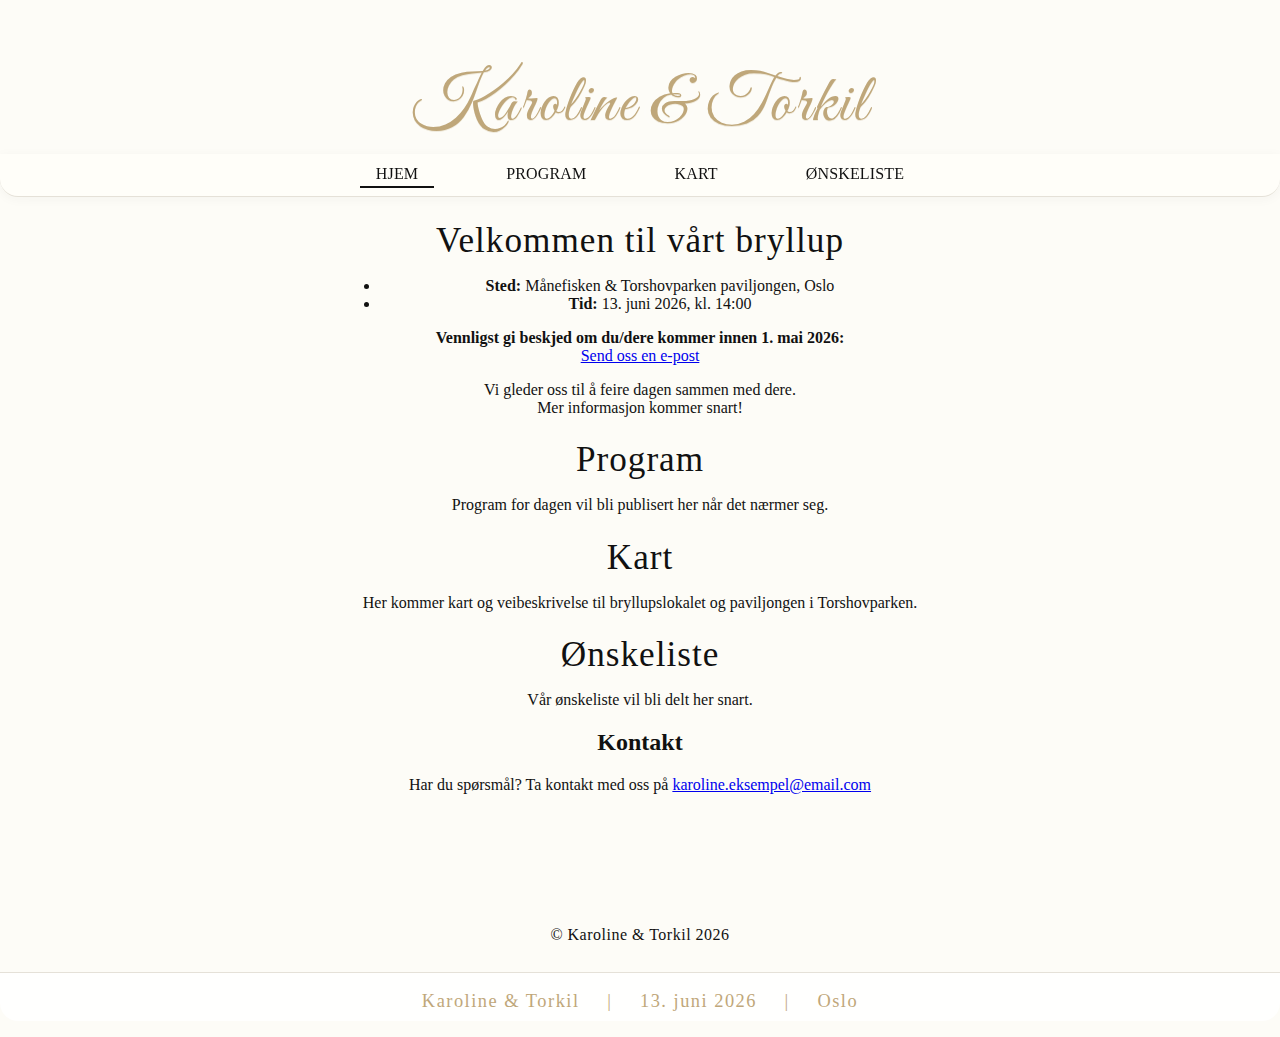
<file: index.html>
<!DOCTYPE html>
<html lang="no">
<head>
  <meta charset="UTF-8" />
  <title>Karoline & Torkil</title>
  <meta name="viewport" content="width=device-width, initial-scale=1" />
  <meta name="description" content="Bryllupet til Karoline & Torkil – 13. juni 2026 på Månefisken og Torshovparken paviljongen. Praktisk info, program, ønskeliste og RSVP." />
  <link href="https://fonts.googleapis.com/css2?family=Great+Vibes&display=swap" rel="stylesheet">
  <link rel="stylesheet" href="style.css">
</head>
<body>
  <div class="header-names">Karoline & Torkil</div>
  <nav>
    <a href="index.html" class="active">Hjem</a>
    <a href="program.html">Program</a>
    <a href="kart.html">Kart</a>
    <a href="onskeliste.html">Ønskeliste</a>
  </nav>

  <main>
    <section id="hjem" class="content-section active">
      <h1>Velkommen til vårt bryllup</h1>
      <div class="date">Vi gifter oss 13. juni 2026 💍</div>
      <ul class="info-list">
        <li><strong>Sted:</strong> Månefisken & Torshovparken paviljongen, Oslo</li>
        <li><strong>Tid:</strong> 13. juni 2026, kl. 14:00</li>
      </ul>
      <div class="rsvp">
        <strong>Vennligst gi beskjed om du/dere kommer innen 1. mai 2026:</strong><br>
        <a href="mailto:karoline.eksempel@email.com?subject=RSVP%20Bryllup">Send oss en e-post</a>
      </div>
      <p>Vi gleder oss til å feire dagen sammen med dere.<br>Mer informasjon kommer snart!</p>
    </section>
    <section id="program" class="content-section">
      <h1>Program</h1>
      <p>Program for dagen vil bli publisert her når det nærmer seg.</p>
    </section>
    <section id="kart" class="content-section">
      <h1>Kart</h1>
      <p>Her kommer kart og veibeskrivelse til bryllupslokalet og paviljongen i Torshovparken.</p>
    </section>
    <section id="onskeliste" class="content-section">
      <h1>Ønskeliste</h1>
      <p>Vår ønskeliste vil bli delt her snart.</p>
    </section>
    <section>
      <h2>Kontakt</h2>
      <p>Har du spørsmål? Ta kontakt med oss på <a href="mailto:karoline.eksempel@email.com">karoline.eksempel@email.com</a></p>
    </section>
  </main>

  <footer>
    © Karoline & Torkil 2026
    <div class="bottom-banner">
      <span>Karoline & Torkil</span>
      <span class="banner-divider">|</span>
      <span>13. juni 2026</span>
      <span class="banner-divider">|</span>
      <span>Oslo</span>
    </div>
  </footer>

  <script>
    // JavaScript for section switching removed since navigation is now via separate pages
  </script>

</body>
</html>
</file>
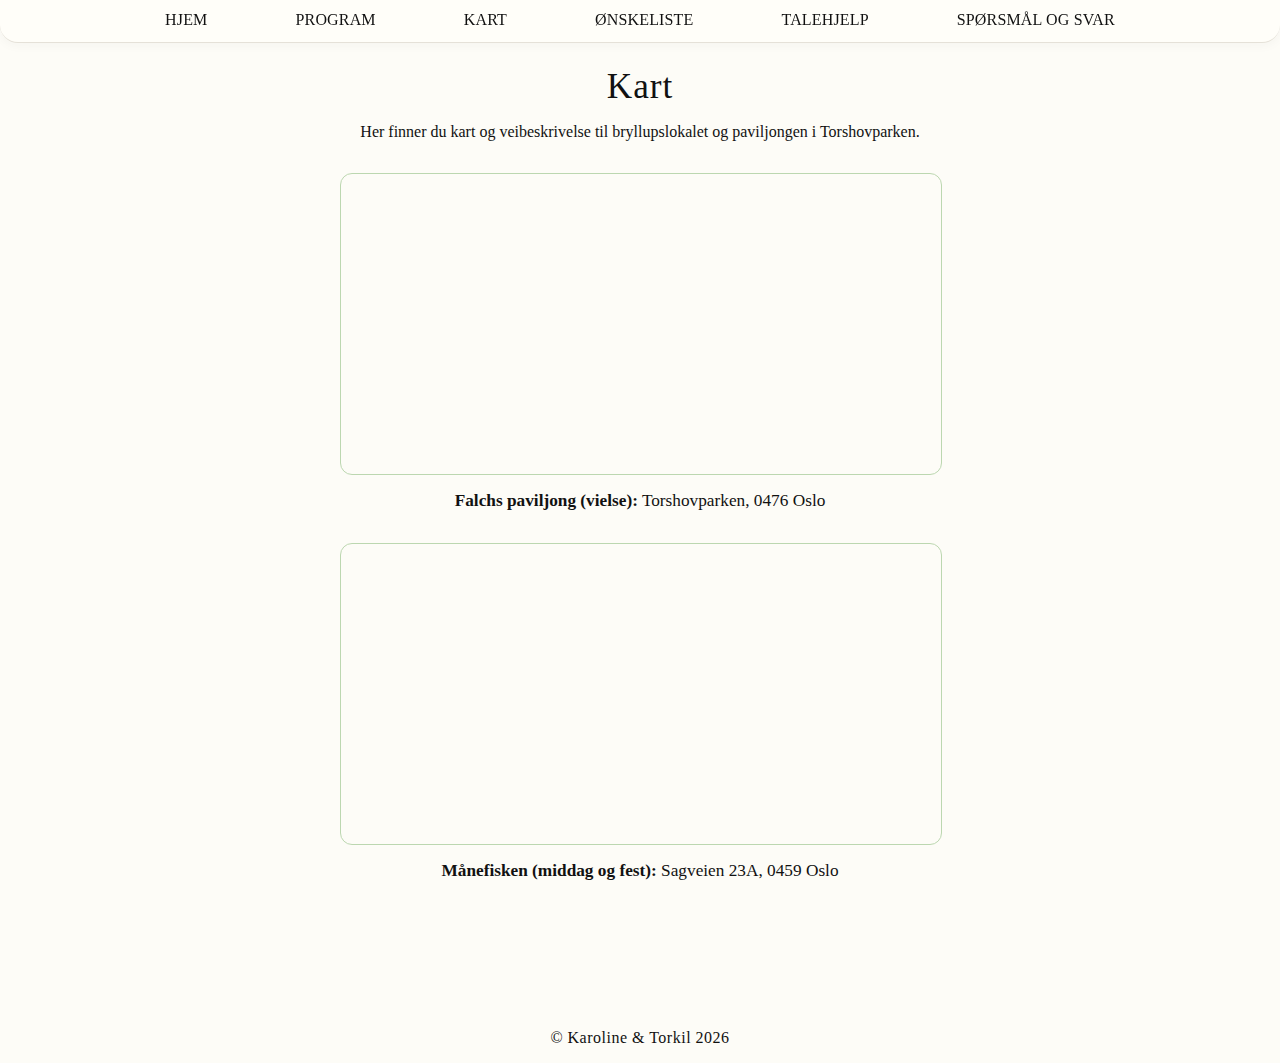
<file: kart.html>
<!DOCTYPE html>
<html lang="no">
<head>
  <meta charset="UTF-8" />
  <title>Karoline & Torkil – Kart</title>
  <link href="https://fonts.googleapis.com/css2?family=Great+Vibes&display=swap" rel="stylesheet">
  <link rel="stylesheet" href="style.css">
</head>
<body>
  <nav>
    <a href="index.html">Hjem</a>
    <a href="program.html">Program</a>
    <a href="kart.html">Kart</a>
    <a href="onskeliste.html">Ønskeliste</a>
    <a href="talehjelp.html">Talehjelp</a>
    <a href="sporsmal.html">Spørsmål og svar</a>
  </nav>
  <main>
    <h1>Kart</h1>
    <p>Her finner du kart og veibeskrivelse til bryllupslokalet og paviljongen i Torshovparken.</p>
    <div style="margin: 2em 0;">
      <iframe src="https://www.google.com/maps?q=Falchs+Paviljong+Torshovparken+Oslo&z=15&output=embed" width="100%" height="300" style="border-radius: 12px; border: 1px solid #bcd7b0;"></iframe>
      <div style="margin-top: 0.7em; font-size: 1.08em; text-align: center;"><strong>Falchs paviljong (vielse):</strong> Torshovparken, 0476 Oslo</div>
    </div>
    <div style="margin: 2em 0;">
      <iframe src="https://www.google.com/maps?q=Månefisken+Sagveien+23A+Oslo&output=embed" width="100%" height="300" style="border-radius: 12px; border: 1px solid #bcd7b0;"></iframe>
      <div style="margin-top: 0.7em; font-size: 1.08em; text-align: center;"><strong>Månefisken (middag og fest):</strong> Sagveien 23A, 0459 Oslo</div>
    </div>
    <ul class="info-list" style="list-style: none; padding-left: 0; display:none;">
      <li><strong>Månefisken:</strong> Sagveien 23A, 0459 Oslo</li>
      <li><strong>Falchs paviljong (vielse):</strong> Torshovparken, 0476 Oslo</li>
    </ul>
  </main>
  <footer>
    © Karoline & Torkil 2026
  </footer>
</body>
</html>
</file>
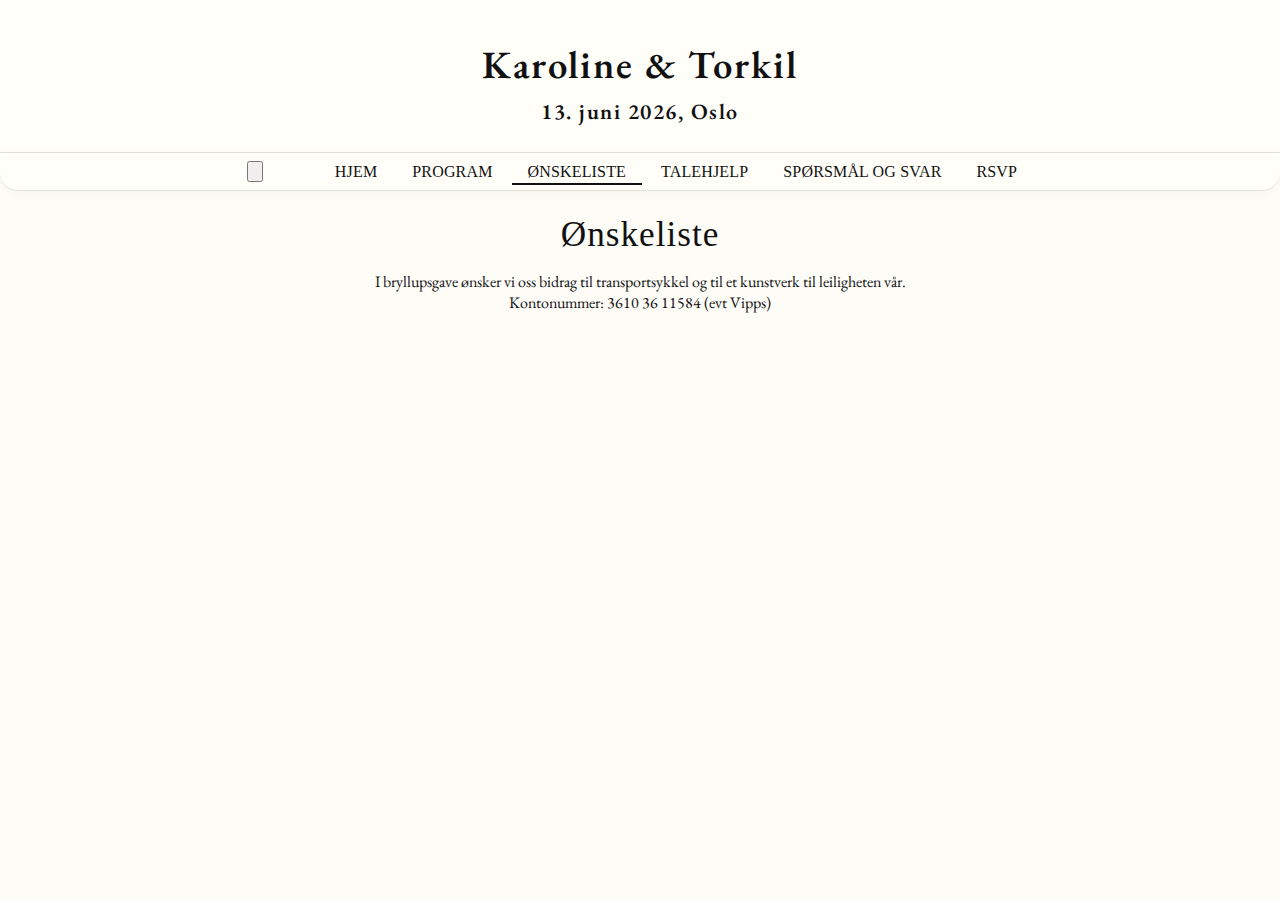
<file: onskeliste.html>
<!DOCTYPE html>
<html lang="no">
<head>
  <meta charset="UTF-8" />
  <title>Karoline & Torkil – Ønskeliste</title>
  <meta name="viewport" content="width=device-width, initial-scale=1" />
  <meta name="description" content="Ønskeliste for bryllupet til Karoline & Torkil – 13. juni 2026. Finn den perfekte gaven til brudeparet." />
  <link href="https://fonts.googleapis.com/css2?family=Great+Vibes&display=swap" rel="stylesheet">
  <link href="https://fonts.googleapis.com/css2?family=EB+Garamond:wght@400;600&display=swap" rel="stylesheet">
  <link rel="stylesheet" href="style.css">
</head>
<body>
  <script src="shared.js"></script>
  <main>
    <h1>Ønskeliste</h1>
    <p>I bryllupsgave ønsker vi oss bidrag til transportsykkel og til et kunstverk til leiligheten vår. Kontonummer: 3610 36 11584 (evt Vipps)</p>
  </main>
</body>
</html>
</file>
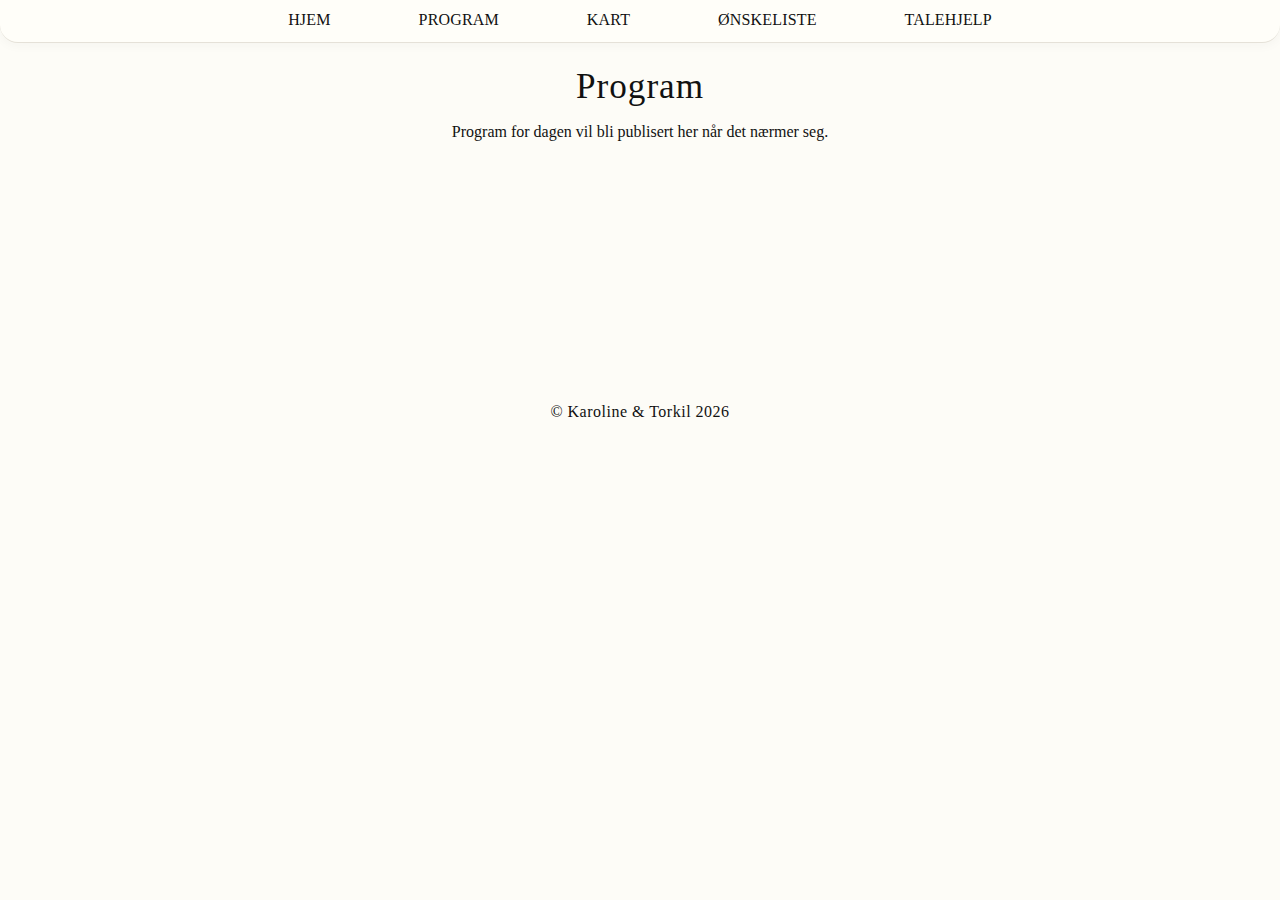
<file: program.html>
<!DOCTYPE html>
<html lang="no">
<head>
  <meta charset="UTF-8" />
  <title>Karoline & Torkil – Program</title>
  <link href="https://fonts.googleapis.com/css2?family=Great+Vibes&display=swap" rel="stylesheet">
  <link rel="stylesheet" href="style.css">
</head>
<body>
  <nav>
    <a href="index.html">Hjem</a>
    <a href="program.html">Program</a>
    <a href="kart.html">Kart</a>
    <a href="onskeliste.html">Ønskeliste</a>
    <a href="talehjelp.html">Talehjelp</a>
  </nav>
  <main>
    <h1>Program</h1>
    <p>Program for dagen vil bli publisert her når det nærmer seg.</p>
  </main>
  <footer>
    © Karoline & Torkil 2026
  </footer>
</body>
</html>
</file>
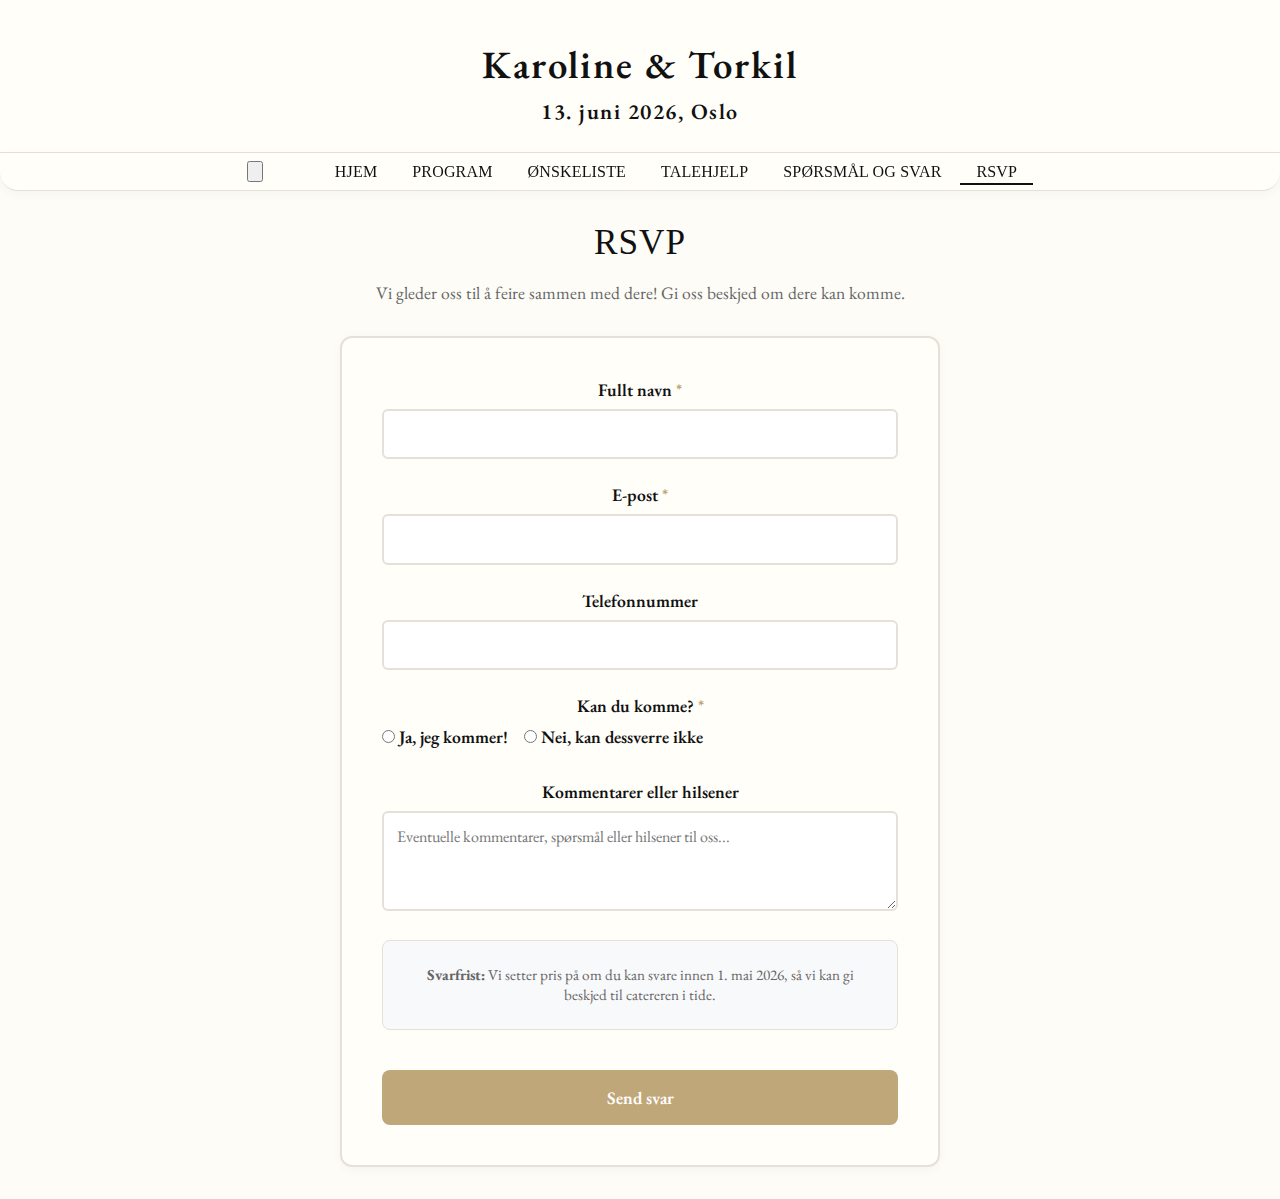
<file: rsvp.html>
<!DOCTYPE html>
<html lang="no">
<head>
  <meta charset="UTF-8" />
  <title>Karoline & Torkil – RSVP</title>
  <meta name="viewport" content="width=device-width, initial-scale=1" />
  <meta name="description" content="RSVP til bryllupet til Karoline & Torkil – 13. juni 2026 på Månefisken og Torshovparken paviljongen." />
  <link rel="icon" type="image/png" href="Paviljong Torshov (1).png">
  <link href="https://fonts.googleapis.com/css2?family=Great+Vibes&display=swap" rel="stylesheet">
  <link href="https://fonts.googleapis.com/css2?family=EB+Garamond:wght@400;600&display=swap" rel="stylesheet">
  <link rel="stylesheet" href="style.css">
  <style>
    .rsvp-container {
      max-width: 600px;
      margin: 2rem auto;
      padding: 0 1.5rem;
      z-index: 2;
    }

    .rsvp-form {
      background: #fffef9;
      border: 2px solid #e5e1d8;
      border-radius: 12px;
      padding: 2.5rem;
      margin: 2rem 0;
      box-shadow: 0 2px 12px rgba(0,0,0,0.04);
      z-index: 2;
      position: relative;
    }

    .form-group {
      margin-bottom: 1.5rem;
    }

    .form-group label {
      display: block;
      margin-bottom: 0.5rem;
      font-weight: 600;
      color: #111;
      font-family: 'EB Garamond', serif;
      font-size: 1.1em;
    }

    .form-group input,
    .form-group select,
    .form-group textarea {
      width: 100%;
      padding: 0.8rem;
      border: 2px solid #e5e1d8;
      border-radius: 6px;
      font-family: 'EB Garamond', serif;
      font-size: 1em;
      background: white;
      box-sizing: border-box;
    }

    .form-group input:focus,
    .form-group select:focus,
    .form-group textarea:focus {
      outline: none;
      border-color: #bfa77a;
      box-shadow: 0 0 0 3px rgba(191, 167, 122, 0.1);
    }

    .form-group textarea {
      resize: vertical;
      min-height: 100px;
    }

    .radio-group {
      display: flex;
      gap: 1rem;
      flex-wrap: wrap;
      margin-top: 0.5rem;
    }

    .radio-option {
      display: flex;
      align-items: center;
      gap: 0.5rem;
      cursor: pointer;
    }

    .radio-option input[type="radio"],
    .radio-option input[type="checkbox"] {
      width: auto;
      margin: 0;
    }

    .submit-btn {
      background: #bfa77a;
      color: white;
      padding: 1rem 2rem;
      border: none;
      border-radius: 8px;
      font-family: 'EB Garamond', serif;
      font-size: 1.1em;
      font-weight: 600;
      cursor: pointer;
      transition: all 0.3s ease;
      width: 100%;
      margin-top: 1rem;
    }

    .submit-btn:hover {
      background: #a8956a;
      transform: translateY(-1px);
      box-shadow: 0 4px 12px rgba(191, 167, 122, 0.3);
    }

    .submit-btn:disabled {
      background: #ccc;
      cursor: not-allowed;
      transform: none;
      box-shadow: none;
    }

    .message {
      padding: 1rem;
      border-radius: 6px;
      margin-bottom: 1rem;
      font-weight: 600;
      text-align: center;
    }

    .message.success {
      background: #d4edda;
      color: #155724;
      border: 1px solid #c3e6cb;
    }

    .message.error {
      background: #f8d7da;
      color: #721c24;
      border: 1px solid #f5c6cb;
    }

    .loading {
      opacity: 0.6;
      pointer-events: none;
    }

    .required {
      color: #bfa77a;
    }

    .info-box {
      background: #f8f9fa;
      border: 1px solid #e5e1d8;
      border-radius: 8px;
      padding: 1.5rem;
      margin: 1.5rem 0;
      font-size: 0.95em;
      color: #666;
    }

    @media (max-width: 768px) {
      .rsvp-container {
        padding: 0 1rem;
      }
      
      .rsvp-form {
        padding: 1.5rem;
        margin: 1rem 0;
      }
      
      .radio-group {
        flex-direction: column;
        gap: 0.8rem;
      }
      
      .form-group input,
      .form-group select,
      .form-group textarea {
        font-size: 16px; /* Prevents zoom on iOS */
      }
      
      .submit-btn {
        font-size: 1.2em;
        padding: 1.2rem 2rem;
      }
    }
    
    @media (max-width: 480px) {
      .rsvp-form {
        padding: 1rem;
      }
      
      .info-box {
        padding: 1rem;
        margin: 1rem 0;
      }
    }
  </style>
</head>
<body>
  <script src="shared.js"></script>

  <div class="rsvp-container">
    <h1 style="text-align: center; color: #111; font-family: 'Georgia', serif; margin-bottom: 1rem;">RSVP</h1>
    <p style="text-align: center; color: #666; font-size: 1.1em; margin-bottom: 2rem;">
      Vi gleder oss til å feire sammen med dere! Gi oss beskjed om dere kan komme.
    </p>

    <div id="messageContainer"></div>

    <form id="rsvpForm" class="rsvp-form">
      <div class="form-group">
        <label for="navn">Fullt navn <span class="required">*</span></label>
        <input type="text" id="navn" name="navn" required>
      </div>

      <div class="form-group">
        <label for="epost">E-post <span class="required">*</span></label>
        <input type="email" id="epost" name="epost" required>
      </div>

      <div class="form-group">
        <label for="telefon">Telefonnummer</label>
        <input type="tel" id="telefon" name="telefon">
      </div>

      <div class="form-group">
        <label>Kan du komme? <span class="required">*</span></label>
        <div class="radio-group">
          <label class="radio-option">
            <input type="radio" name="kommer" value="ja" required>
            <span>Ja, jeg kommer!</span>
          </label>
          <label class="radio-option">
            <input type="radio" name="kommer" value="nei" default="checked" required>
            <span>Nei, kan dessverre ikke</span>
          </label>
        </div>
      </div>

      <div id="attendingFields" style="display: none;">

        <div class="form-group">
          <label for="navnPaFolge">Navn på eventuelle følgesvenner</label>
          <input type="text" id="navnPaFolge" name="navnPaFolge" placeholder="F.eks: Anne Hansen, Per Olsen">
        </div>

        <div class="form-group">
          <label>Hvilke deler av bryllupet kommer du på?</label>
          <div class="radio-group">
            <label class="radio-option">
              <input type="checkbox" name="delerAvBryllup" value="vielse">
              <span>Vielse</span>
            </label>
            <label class="radio-option">
              <input type="checkbox" name="delerAvBryllup" value="middag">
              <span>Middag</span>
            </label>
            <label class="radio-option">
              <input type="checkbox" name="delerAvBryllup" value="fest">
              <span>Fest</span>
            </label>
          </div>
        </div>

        <div class="form-group">
          <label for="allergier">Allergier og matpreferanser</label>
          <textarea id="allergier" name="allergier" placeholder="Fortell oss om eventuelle allergier, vegetarianer, veganer, etc."></textarea>
        </div>
      </div>

      <div class="form-group">
        <label for="kommentarer">Kommentarer eller hilsener</label>
        <textarea id="kommentarer" name="kommentarer" placeholder="Eventuelle kommentarer, spørsmål eller hilsener til oss..."></textarea>
      </div>

      <div class="info-box">
        <strong>Svarfrist:</strong> Vi setter pris på om du kan svare innen 1. mai 2026, så vi kan gi beskjed til catereren i tide.
      </div>

      <button type="submit" class="submit-btn" id="submitBtn">Send svar</button>
    </form>
  </div>


  <script>
    // RSVP Form Handler
    const form = document.getElementById('rsvpForm');
    const submitBtn = document.getElementById('submitBtn');
    const messageContainer = document.getElementById('messageContainer');
    const attendingFields = document.getElementById('attendingFields');
    const kommerRadios = document.querySelectorAll('input[name="kommer"]');

    // Replace this URL with your Google Apps Script Web App URL
    const SCRIPT_URL = 'https://script.google.com/macros/s/AKfycbzBVOImkBuqRMZnE1fT5G6QgQrMEwTkXtzLMzZ5XGjNEr8WMX9ru00Efu0tJKrV812QnA/exec';

    // Show/hide attending fields based on response
    kommerRadios.forEach(radio => {
      radio.addEventListener('change', function() {
        if (this.value === 'ja') {
          attendingFields.style.display = 'block';
        } else {
          attendingFields.style.display = 'none';
        }
      });
    });

    // Form submission
    form.addEventListener('submit', async function(e) {
      e.preventDefault();
      
      if (SCRIPT_URL === 'YOUR_GOOGLE_APPS_SCRIPT_URL_HERE') {
        showMessage('Du må først sette opp Google Apps Script URL. Se instruksjonene for hvordan du gjør dette.', 'error');
        return;
      }

      showMessage('Sender RSVP...', 'info');
      submitBtn.disabled = true;
      form.classList.add('loading');

      try {
        const formData = new FormData(form);
        const data = Object.fromEntries(formData.entries());
        
        // Collect all checked checkbox values for "delerAvBryllup"
        const delerAvBryllupCheckboxes = form.querySelectorAll('input[name="delerAvBryllup"]:checked');
        if (delerAvBryllupCheckboxes.length > 0) {
          data.delerAvBryllup = Array.from(delerAvBryllupCheckboxes).map(cb => cb.value).join(', ');
        }
        
        // Add timestamp
        data.tidspunkt = new Date().toLocaleString('no-NO');

        const response = await fetch(SCRIPT_URL, {
          method: 'POST',
          mode: 'no-cors',
          headers: {
            'Content-Type': 'application/json',
          },
          body: JSON.stringify(data)
        });

        // Since we're using no-cors, we can't read the response
        // but if we get here without error, it likely succeeded
        showMessage('Takk for ditt svar! Vi har mottatt ditt svar.', 'success');
        form.reset();
        attendingFields.style.display = 'none';
        
      } catch (error) {
        console.error('Error:', error);
        showMessage('Beklager, det oppstod en feil. Prøv igjen eller ta kontakt med oss direkte.', 'error');
      } finally {
        submitBtn.disabled = false;
        form.classList.remove('loading');
      }
    });

    function showMessage(text, type) {
      messageContainer.innerHTML = `<div class="message ${type}">${text}</div>`;
      messageContainer.scrollIntoView({ behavior: 'smooth', block: 'nearest' });
    }
  </script>
</body>
</html>
</file>
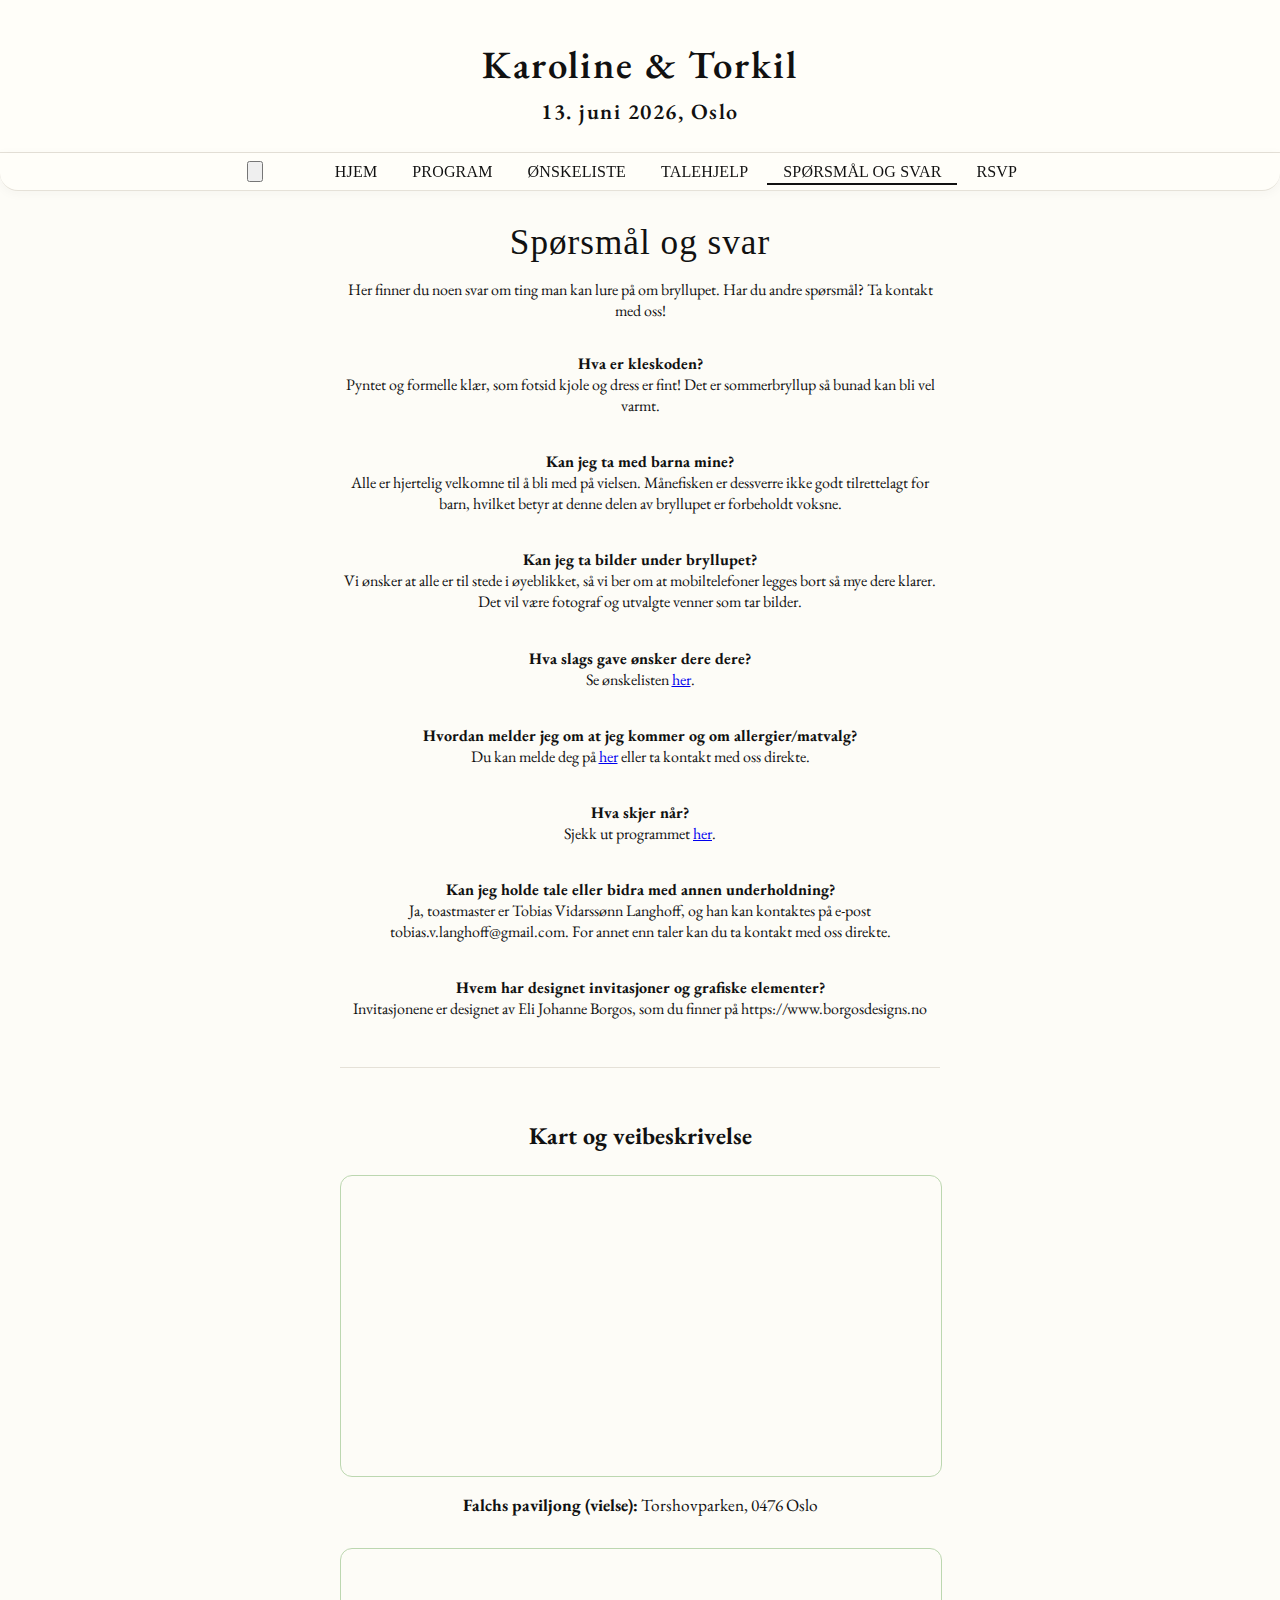
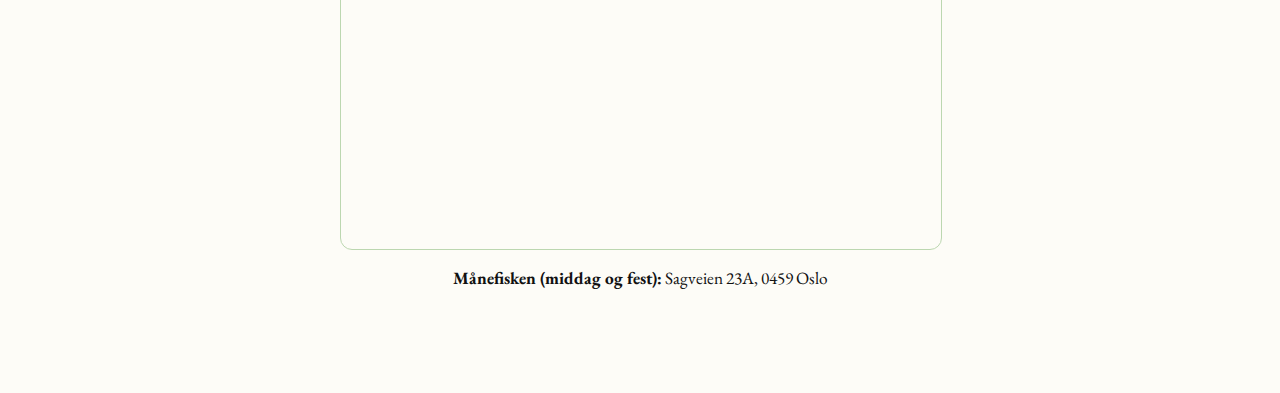
<file: sporsmal.html>
<!DOCTYPE html>
<html lang="no">
<head>
  <meta charset="UTF-8" />
  <title>Spørsmål og svar – Karoline & Torkil</title>
  <meta name="viewport" content="width=device-width, initial-scale=1" />
  <meta name="description" content="Ofte stilte spørsmål om bryllupet til Karoline & Torkil – 13. juni 2026. Praktisk info, program, ønskeliste og mer." />
  <link href="https://fonts.googleapis.com/css2?family=Great+Vibes&display=swap" rel="stylesheet">
  <link href="https://fonts.googleapis.com/css2?family=EB+Garamond:wght@400;600&display=swap" rel="stylesheet">
  <link rel="stylesheet" href="style.css">
</head>
<body>
  <script src="shared.js"></script>
  <main style="max-width: 600px; margin: 2rem auto; color: #111;">
    <h1 style="text-align:center;">Spørsmål og svar</h1>
    <p style="text-align:center;">Her finner du noen svar om ting man kan lure på om bryllupet. Har du andre spørsmål? Ta kontakt med oss!</p>
    <div class="faq-list" style="margin-top:2rem;">
      <div style="margin-bottom: 2.2em;"><strong>Hva er kleskoden?</strong><br>Pyntet og formelle klær, som fotsid kjole og dress er fint! Det er sommerbryllup så bunad kan bli vel varmt. </div>
      <div style="margin-bottom: 2.2em;"><strong>Kan jeg ta med barna mine?</strong><br>Alle er hjertelig velkomne til å bli med på vielsen. Månefisken er dessverre ikke godt tilrettelagt for barn, hvilket betyr at denne delen av bryllupet er forbeholdt voksne. </div>
      <div style="margin-bottom: 2.2em;"><strong>Kan jeg ta bilder under bryllupet?</strong><br>Vi ønsker at alle er til stede i øyeblikket, så vi ber om at mobiltelefoner legges bort så mye dere klarer. Det vil være fotograf og utvalgte venner som tar bilder.</div>
      <div style="margin-bottom: 2.2em;"><strong>Hva slags gave ønsker dere dere?</strong><br>Se ønskelisten <a href="onskeliste.html">her</a>.</div>
      <div style="margin-bottom: 2.2em;"><strong>Hvordan melder jeg om at jeg kommer og om allergier/matvalg?</strong><br>Du kan melde deg på <a href="rsvp.html">her</a> eller ta kontakt med oss direkte.</div>
      <div style="margin-bottom: 2.2em;"><strong>Hva skjer når?</strong><br>Sjekk ut programmet <a href="program.html">her</a>.</div>
      <div style="margin-bottom: 2.2em;"><strong>Kan jeg holde tale eller bidra med annen underholdning?</strong><br>Ja, toastmaster er Tobias Vidarssønn Langhoff, og han kan kontaktes på e-post tobias.v.langhoff@gmail.com. For annet enn taler kan du ta kontakt med oss direkte.</div>
      <div style="margin-bottom: 2.2em;"><strong>Hvem har designet invitasjoner og grafiske elementer?</strong><br>Invitasjonene er designet av Eli Johanne Borgos, som du finner på https://www.borgosdesigns.no</div>
    <div style="margin-top: 3rem; border-top: 1px solid #e5e1d8; padding-top: 2rem;">
      <h2 style="text-align: center; margin-bottom: 1.5rem; color: #111;">Kart og veibeskrivelse</h2>
      
      <div style="margin-bottom: 2em;">
        <iframe src="https://www.google.com/maps?q=Falchs+Paviljong+Torshovparken+Oslo&z=15&output=embed" width="100%" height="300" style="border-radius: 12px; border: 1px solid #bcd7b0;"></iframe>
        <div style="margin-top: 0.7em; font-size: 1.08em; text-align: center;"><strong>Falchs paviljong (vielse):</strong> Torshovparken, 0476 Oslo</div>
      </div>
      
      <div style="margin: 2em 0;">
        <iframe src="https://www.google.com/maps?q=Månefisken+Sagveien+23A+Oslo&output=embed" width="100%" height="300" style="border-radius: 12px; border: 1px solid #bcd7b0;"></iframe>
        <div style="margin-top: 0.7em; font-size: 1.08em; text-align: center;"><strong>Månefisken (middag og fest):</strong> Sagveien 23A, 0459 Oslo</div>
      </div>
    </div>
  </main>
</body>
</html>
</file>
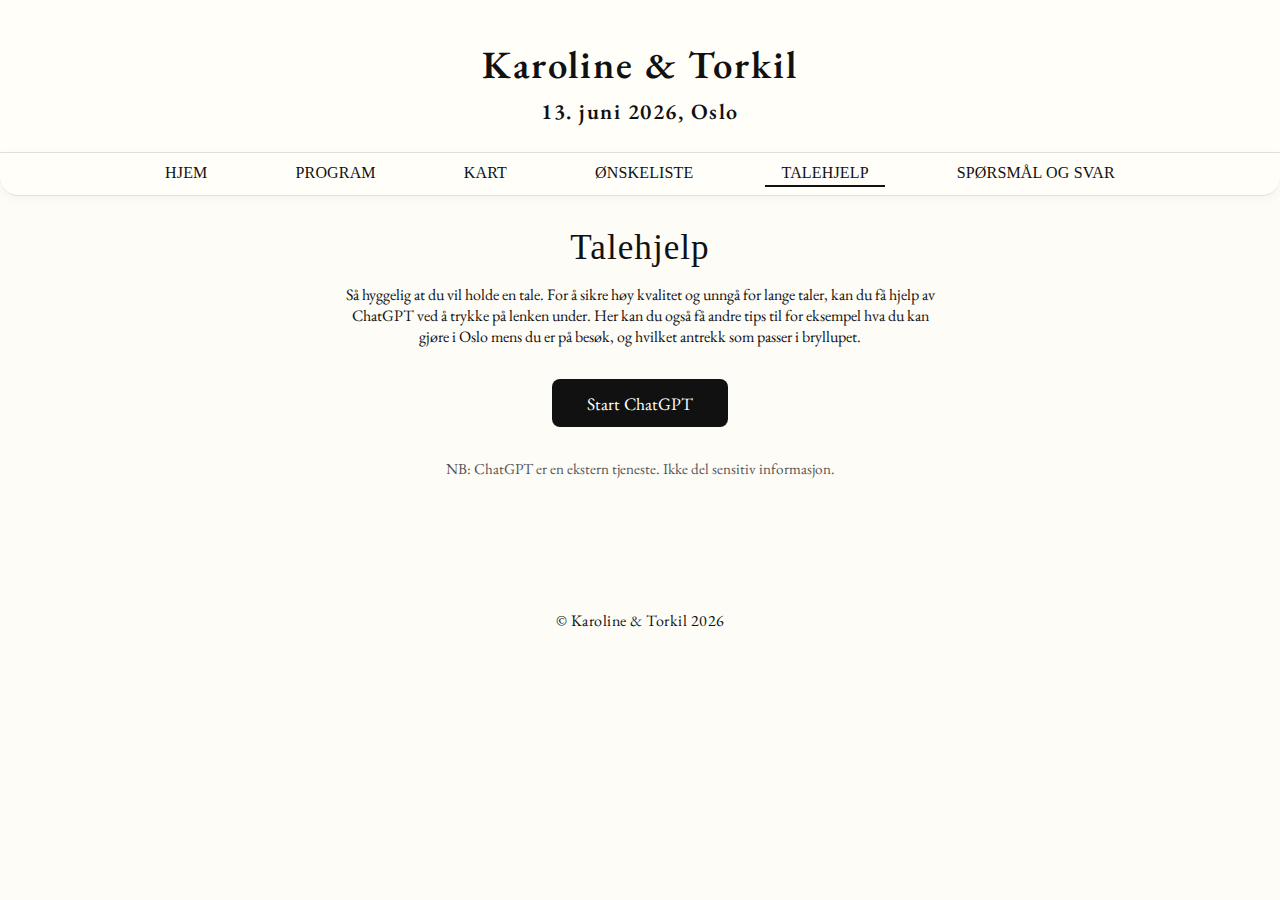
<file: talehjelp.html>
<!DOCTYPE html>
<html lang="no">
<head>
  <meta charset="UTF-8" />
  <title>Talehjelp – Karoline & Torkil</title>
  <meta name="viewport" content="width=device-width, initial-scale=1" />
  <meta name="description" content="Få hjelp til å skrive og redigere bryllupstale med ChatGPT. Bryllupet til Karoline & Torkil – 13. juni 2026." />
  <link href="https://fonts.googleapis.com/css2?family=Great+Vibes&display=swap" rel="stylesheet">
  <link href="https://fonts.googleapis.com/css2?family=EB+Garamond:wght@400;600&display=swap" rel="stylesheet">
  <link rel="stylesheet" href="style.css">
</head>
<body>
  <div class="top-banner">
    <div class="top-names">Karoline & Torkil</div>
    <div class="top-date">13. juni 2026, Oslo</div>
  </div>
  <nav>
    <a href="index.html">Hjem</a>
    <a href="program.html">Program</a>
    <a href="kart.html">Kart</a>
    <a href="onskeliste.html">Ønskeliste</a>
    <a href="talehjelp.html" class="active">Talehjelp</a>
    <a href="sporsmal.html">Spørsmål og svar</a>
  </nav>
  <main style="max-width: 600px; margin: 2rem auto; color: #111;">
    <h1 style="text-align:center;">Talehjelp</h1>
    <p style="text-align:center;">Så hyggelig at du vil holde en tale. For å sikre høy kvalitet og unngå for lange taler, kan du få hjelp av ChatGPT ved å trykke på lenken under. Her kan du også få andre tips til for eksempel hva du kan gjøre i Oslo mens du er på besøk, og hvilket antrekk som passer i bryllupet.</p>
    <div style="text-align:center; margin:2rem 0;">
      <a href="https://chat.openai.com/" target="_blank" rel="noopener" style="display:inline-block; background:#111; color:#fff; font-size:1.1rem; padding:0.7em 2em; border-radius:8px; text-decoration:none; font-family: 'EB Garamond', serif;">Start ChatGPT</a>
    </div>
    <p style="font-size:0.95rem; color:#555; text-align:center; margin-top:1rem;">NB: ChatGPT er en ekstern tjeneste. Ikke del sensitiv informasjon.</p>
  </main>
  <footer>
    © Karoline & Torkil 2026
  </footer>
</body>
</html>
</file>
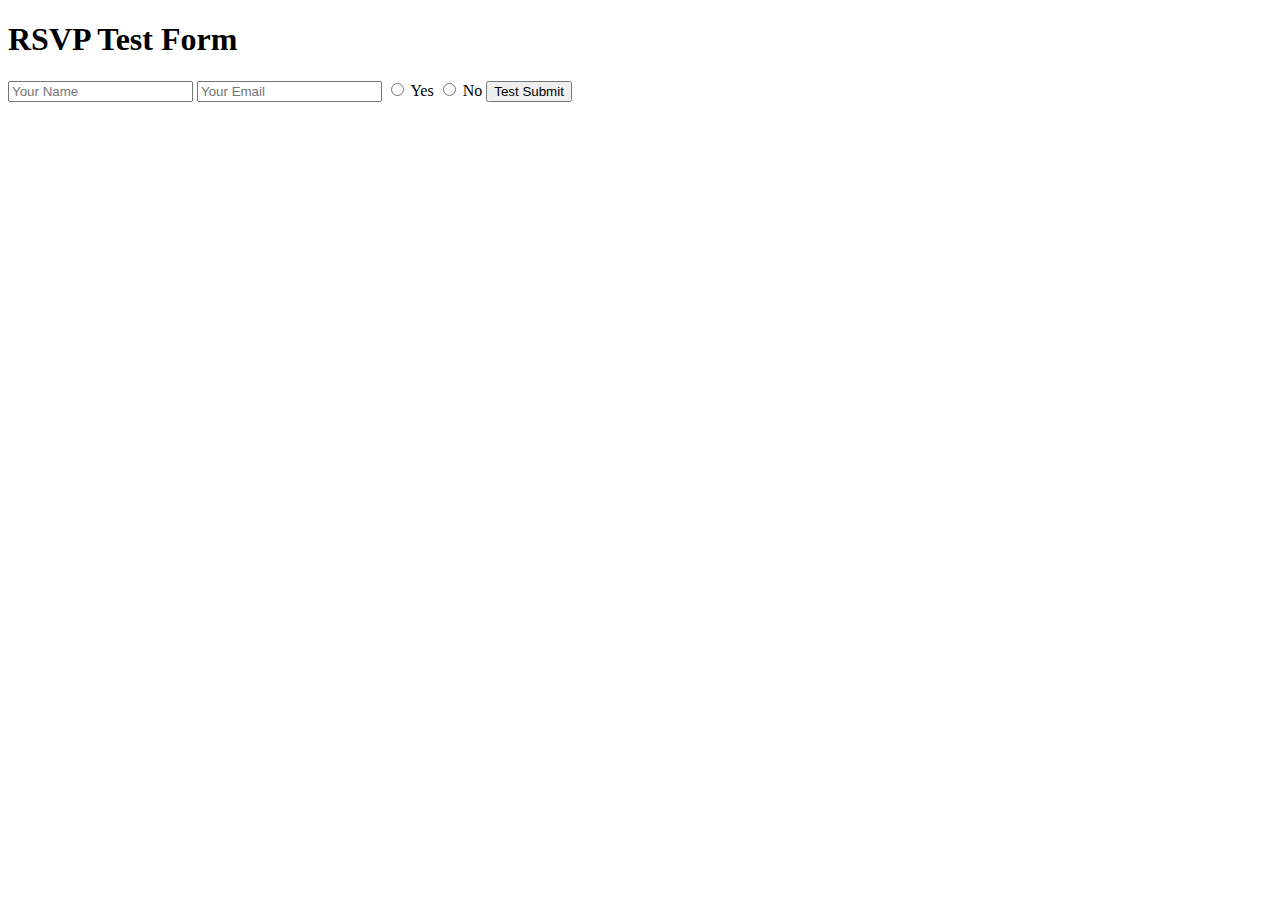
<file: test-rsvp.html>
<!DOCTYPE html>
<html>
<head>
    <title>RSVP Test</title>
</head>
<body>
    <h1>RSVP Test Form</h1>
    <form id="testForm">
        <input type="text" id="navn" placeholder="Your Name" required>
        <input type="email" id="epost" placeholder="Your Email" required>
        <label>
            <input type="radio" name="kommer" value="ja" required> Yes
        </label>
        <label>
            <input type="radio" name="kommer" value="nei" required> No
        </label>
        <button type="submit">Test Submit</button>
    </form>
    
    <div id="result"></div>
    
    <script>
        // Replace with your actual Google Apps Script URL
        const SCRIPT_URL = 'https://script.google.com/macros/s/AKfycbzBVOImkBuqRMZnE1fT5G6QgQrMEwTkXtzLMzZ5XGjNEr8WMX9ru00Efu0tJKrV812QnA/exec';
        
        document.getElementById('testForm').addEventListener('submit', async function(e) {
            e.preventDefault();
            
            const resultDiv = document.getElementById('result');
            resultDiv.innerHTML = 'Testing...';
            
            const data = {
                tidspunkt: new Date().toLocaleString('no-NO'),
                navn: document.getElementById('navn').value,
                epost: document.getElementById('epost').value,
                kommer: document.querySelector('input[name="kommer"]:checked').value
            };
            
            try {
                const response = await fetch(SCRIPT_URL, {
                    method: 'POST',
                    mode: 'no-cors',
                    headers: {
                        'Content-Type': 'application/json',
                    },
                    body: JSON.stringify(data)
                });
                
                resultDiv.innerHTML = '✅ Success! Check your Google Sheet for the data.';
                resultDiv.style.color = 'green';
                
            } catch (error) {
                resultDiv.innerHTML = '❌ Error: ' + error.message;
                resultDiv.style.color = 'red';
                console.error('Error:', error);
            }
        });
    </script>
</body>
</html>
</file>
<file: style.css>
body {
  margin: 0;
  font-family: 'EB Garamond', serif;
  background: #fdfcf7;
  color: #111;
  text-align: center;
  min-height: 100vh;
}

.kogt-img {
  display: block;
  margin: 2.5em auto 0 auto;
  max-width: 340px;
  width: 90vw;
  border-radius: 18px;
  box-shadow: 0 4px 24px rgba(60,60,60,0.10);
}

.header-names {
  font-family: 'Great Vibes', cursive, 'Georgia', serif;
  font-size: 4.2em;
  color: #bfa77a;
  margin-top: 7vh;
  margin-bottom: 0.1em;
  letter-spacing: 2px;
  text-shadow: 0 2px 16px #fffef9, 0 1px 0 #bfa77a44;
  font-weight: normal;
}

.big-date {
  font-family: 'Georgia', serif;
  font-size: 2em;
  color: #2c3e50;
  margin-bottom: 2.5em;
  letter-spacing: 2px;
  font-weight: 600;
}

nav {
  background: #fffef9;
  padding: 0.5rem 0 0.5rem 0;
  display: flex;
  justify-content: center;
  gap: 3.5em;
  font-weight: normal;
  position: sticky;
  top: 0;
  border-bottom: 1.5px solid #e5e1d8;
  box-shadow: 0 2px 12px rgba(60,60,60,0.04);
  z-index: 10;
  border-radius: 0 0 18px 18px;
  margin-bottom: 0.5rem;
}

nav a {
  text-decoration: none;
  color: #111;
  font-size: 1rem;
  letter-spacing: 0.01em;
  padding: 0.2rem 1rem;
  border-radius: 0;
  background: none;
  border: none;
  outline: none;
  cursor: pointer;
  font-family: 'Georgia', serif;
  font-weight: normal;
  box-shadow: none;
  position: relative;
  transition: color 0.2s, border-bottom 0.2s;
  border-bottom: 2.5px solid transparent;
  text-transform: uppercase;
  background: none;
}

nav a.active, nav a:focus {
  color: #111 !important;
  border-bottom: 2px solid #111 !important;
  background: none;
  box-shadow: none;
}

nav a:hover {
  color: #bfa77a;
  border-bottom: 2.5px solid #bfa77a;
  background: none;
}

main {
  padding: 0 1.5em 2.5em 1.5em;
  background: none;
  margin: 0 auto 0 auto;
  max-width: 600px;
  border-radius: 0;
  border: none;
  box-shadow: none;
  min-height: 220px;
}

h1 {
  color: #2c3e50;
  font-size: 2.2em;
  margin-bottom: 0.2em;
  letter-spacing: 1px;
  font-family: 'Georgia', serif;
  font-weight: normal;
}

/* Hardcode all headers to be black on all pages */
h1, h2, h3, h4, h5, h6 {
  color: #111 !important;
}

.date {
  display: none;
}

footer {
  margin-top: 60px;
  font-size: 1em;
  color: #111 !important;
  background: none;
  padding: 1em 0 1em 0;
  border-top: none;
  border-radius: 0;
  box-shadow: none;
  letter-spacing: 0.5px;
}

.bottom-banner {
  margin-top: 1.5em;
  padding: 1em 0 0.5em 0;
  background: rgba(255,255,255,0.85);
  color: #bfa77a;
  font-family: 'Georgia', serif;
  font-size: 1.15em;
  letter-spacing: 1.5px;
  display: flex;
  justify-content: center;
  align-items: center;
  gap: 1.5em;
  border-top: 1px solid #e5e1d8;
  border-radius: 0 0 18px 18px;
}

.top-banner {
  background: #fffef9;
  padding: 2.2em 0 1.2em 0;
  text-align: center;
  border-bottom: 1.5px solid #e5e1d8;
  box-shadow: 0 2px 12px rgba(60,60,60,0.04);
  font-size: 1.1rem;
}

.top-names {
  font-family: 'EB Garamond', serif;
  font-size: 2.2em;
  color: #111 !important;
  letter-spacing: 2px;
  margin-bottom: 0.2em;
  font-weight: 600;
}

.top-date {
  font-family: 'EB Garamond', serif;
  font-size: 1.25em;
  color: #111 !important;
  letter-spacing: 1.5px;
  margin-bottom: 0.2em;
  font-weight: 600;
}

.star {
  color: #bfa77a;
  font-size: 1.1em;
  margin: 0 0.3em;
}
</file>
